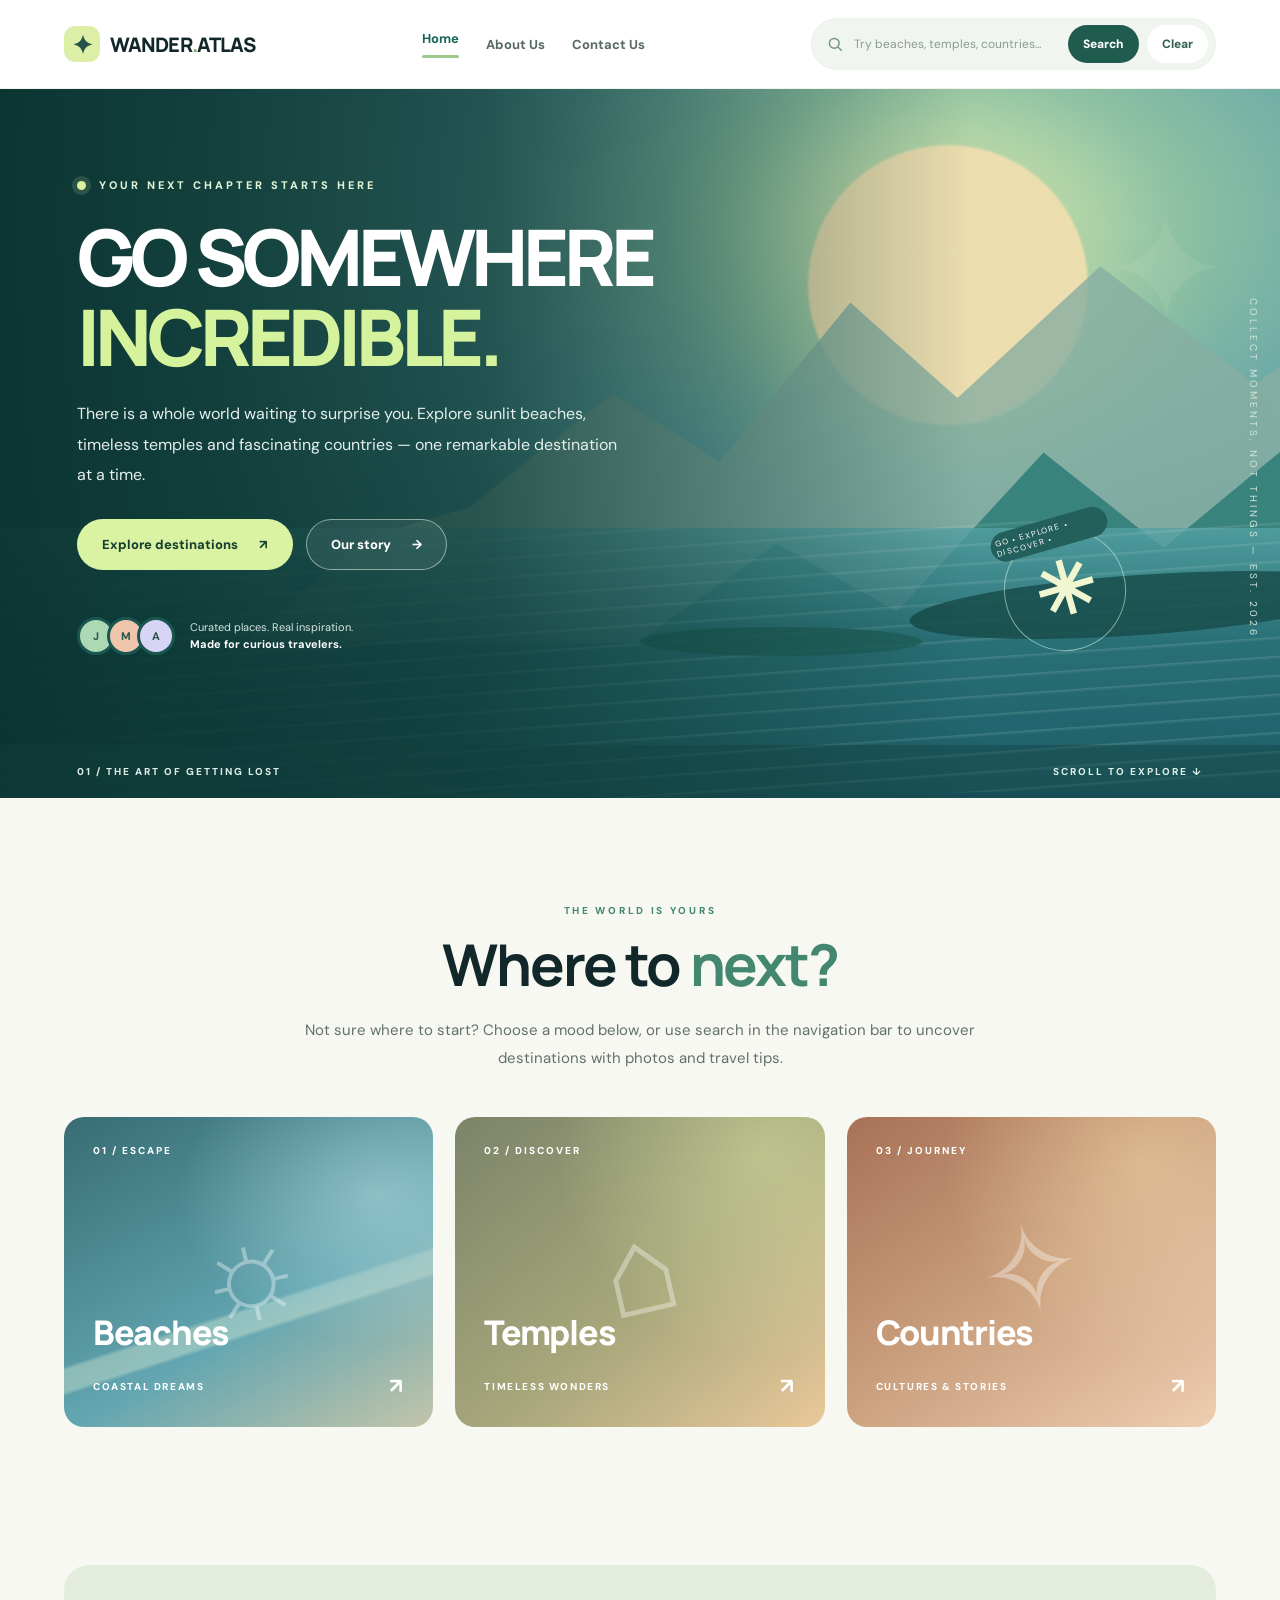
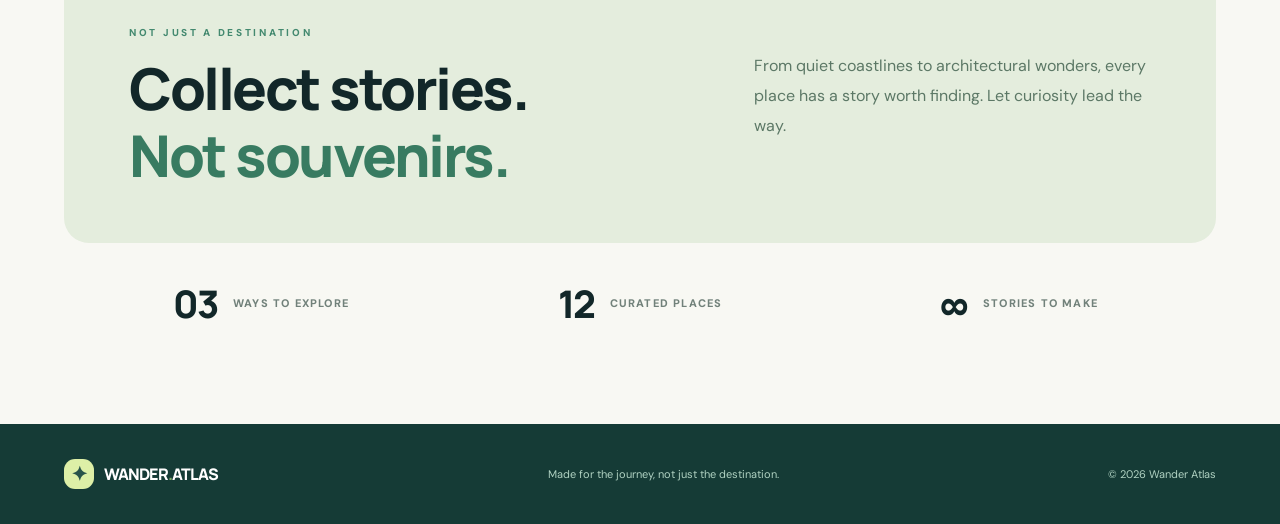
<file: index.html>
<!doctype html>
<html lang="en">
<head>
  <meta charset="utf-8">
  <meta name="viewport" content="width=device-width,initial-scale=1">
  <meta name="description" content="Wander Atlas - discover memorable beaches, temples and countries through a curated travel recommendation experience.">
  <title>Wander Atlas — Find your next extraordinary place</title>
  <link rel="stylesheet" href="travel_recommendation.css">
  <script src="travel_recommendation.js" defer></script>
</head>
<body data-page="home">
  <header class="site-header" id="top">
    <a class="brand" href="index.html" aria-label="Wander Atlas homepage"><span class="brand-icon" aria-hidden="true">✦</span><span>WANDER<span class="brand-dot">.</span>ATLAS</span></a>
    <nav class="main-nav" aria-label="Main navigation">
      <a class="nav-link active" href="index.html" aria-current="page">Home</a>
      <a class="nav-link" href="about_us.html">About Us</a>
      <a class="nav-link" href="contact_us.html">Contact Us</a>
    </nav>
    <form class="nav-search" id="search-form" role="search" autocomplete="off">
      <label class="sr-only" for="destination-search">Search for destinations</label>
      <svg aria-hidden="true" viewBox="0 0 24 24"><circle cx="11" cy="11" r="6.5"/><path d="m16 16 5 5"/></svg>
      <input id="destination-search" type="search" placeholder="Try beaches, temples, countries..." aria-controls="search-results" maxlength="80" required>
      <button class="search-button" type="submit">Search</button>
      <button class="clear-button" id="clear-search" type="button">Clear</button>
    </form>
  </header>

  <main>
    <section class="hero" aria-labelledby="hero-title">
      <div class="hero-visual" aria-hidden="true"><div class="hero-light"></div><div class="hero-sun"></div><div class="hero-mountain mountain-back"></div><div class="hero-mountain mountain-front"></div><div class="hero-water"></div><div class="hero-island island-one"></div><div class="hero-island island-two"></div><div class="hero-palms">✦</div></div>
      <div class="hero-inner">
        <div class="hero-copy">
          <div class="eyebrow"><span></span> YOUR NEXT CHAPTER STARTS HERE</div>
          <h1 id="hero-title">GO SOMEWHERE<br><em>INCREDIBLE.</em></h1>
          <p>There is a whole world waiting to surprise you. Explore sunlit beaches, timeless temples and fascinating countries — one remarkable destination at a time.</p>
          <div class="hero-actions"><a class="button button-primary" href="#discover">Explore destinations <span aria-hidden="true">↗</span></a><a class="button button-ghost" href="about_us.html">Our story <span aria-hidden="true">→</span></a></div>
          <div class="hero-proof"><div class="avatar-stack" aria-hidden="true"><b>J</b><b>M</b><b>A</b></div><span>Curated places. Real inspiration.<br><strong>Made for curious travelers.</strong></span></div>
        </div>
        <div class="hero-stamp" aria-hidden="true"><div class="stamp-ring">GO • EXPLORE • DISCOVER •</div><strong>✳</strong></div>
        <div class="hero-vertical" aria-hidden="true">COLLECT MOMENTS, NOT THINGS — EST. 2026</div>
      </div>
      <div class="hero-bottom"><span>01 / THE ART OF GETTING LOST</span><span>SCROLL TO EXPLORE <span aria-hidden="true">↓</span></span></div>
    </section>

    <section class="intro-section" id="discover" aria-labelledby="discover-title">
      <div class="section-intro"><span class="kicker">THE WORLD IS YOURS</span><h2 id="discover-title">Where to <span>next?</span></h2><p>Not sure where to start? Choose a mood below, or use search in the navigation bar to uncover destinations with photos and travel tips.</p></div>
      <div class="category-grid">
        <button class="category-card beaches" type="button" data-search="beaches"><span class="category-index">01 / ESCAPE</span><span class="category-symbol" aria-hidden="true">☼</span><span class="category-title">Beaches</span><span class="category-meta">COASTAL DREAMS <span aria-hidden="true">↗</span></span></button>
        <button class="category-card temples" type="button" data-search="temples"><span class="category-index">02 / DISCOVER</span><span class="category-symbol" aria-hidden="true">⌂</span><span class="category-title">Temples</span><span class="category-meta">TIMELESS WONDERS <span aria-hidden="true">↗</span></span></button>
        <button class="category-card countries" type="button" data-search="countries"><span class="category-index">03 / JOURNEY</span><span class="category-symbol" aria-hidden="true">✧</span><span class="category-title">Countries</span><span class="category-meta">CULTURES & STORIES <span aria-hidden="true">↗</span></span></button>
      </div>
    </section>

    <section class="results-section" id="results" aria-live="polite" aria-labelledby="results-heading" hidden>
      <div class="results-heading"><div><span class="kicker">HANDPICKED FOR YOU</span><h2 id="results-heading">Your <span>recommendations</span></h2><p id="results-description"></p></div><button id="close-results" class="results-dismiss" type="button">Close results <span aria-hidden="true">×</span></button></div>
      <div class="results-grid" id="search-results"></div>
    </section>

    <section class="highlight-section" aria-label="Why travel with Wander Atlas"><div class="highlight-line"><div><span class="kicker">NOT JUST A DESTINATION</span><h2>Collect stories.<br><i>Not souvenirs.</i></h2></div><p>From quiet coastlines to architectural wonders, every place has a story worth finding. Let curiosity lead the way.</p></div><div class="stat-line"><div><strong>03</strong><span>WAYS TO EXPLORE</span></div><div><strong>12</strong><span>CURATED PLACES</span></div><div><strong>∞</strong><span>STORIES TO MAKE</span></div></div></section>
  </main>
  <footer class="site-footer"><a class="brand footer-brand" href="index.html"><span class="brand-icon" aria-hidden="true">✦</span> WANDER<span class="brand-dot">.</span>ATLAS</a><span>Made for the journey, not just the destination.</span><span>© 2026 Wander Atlas</span></footer>
</body>
</html>
</file>
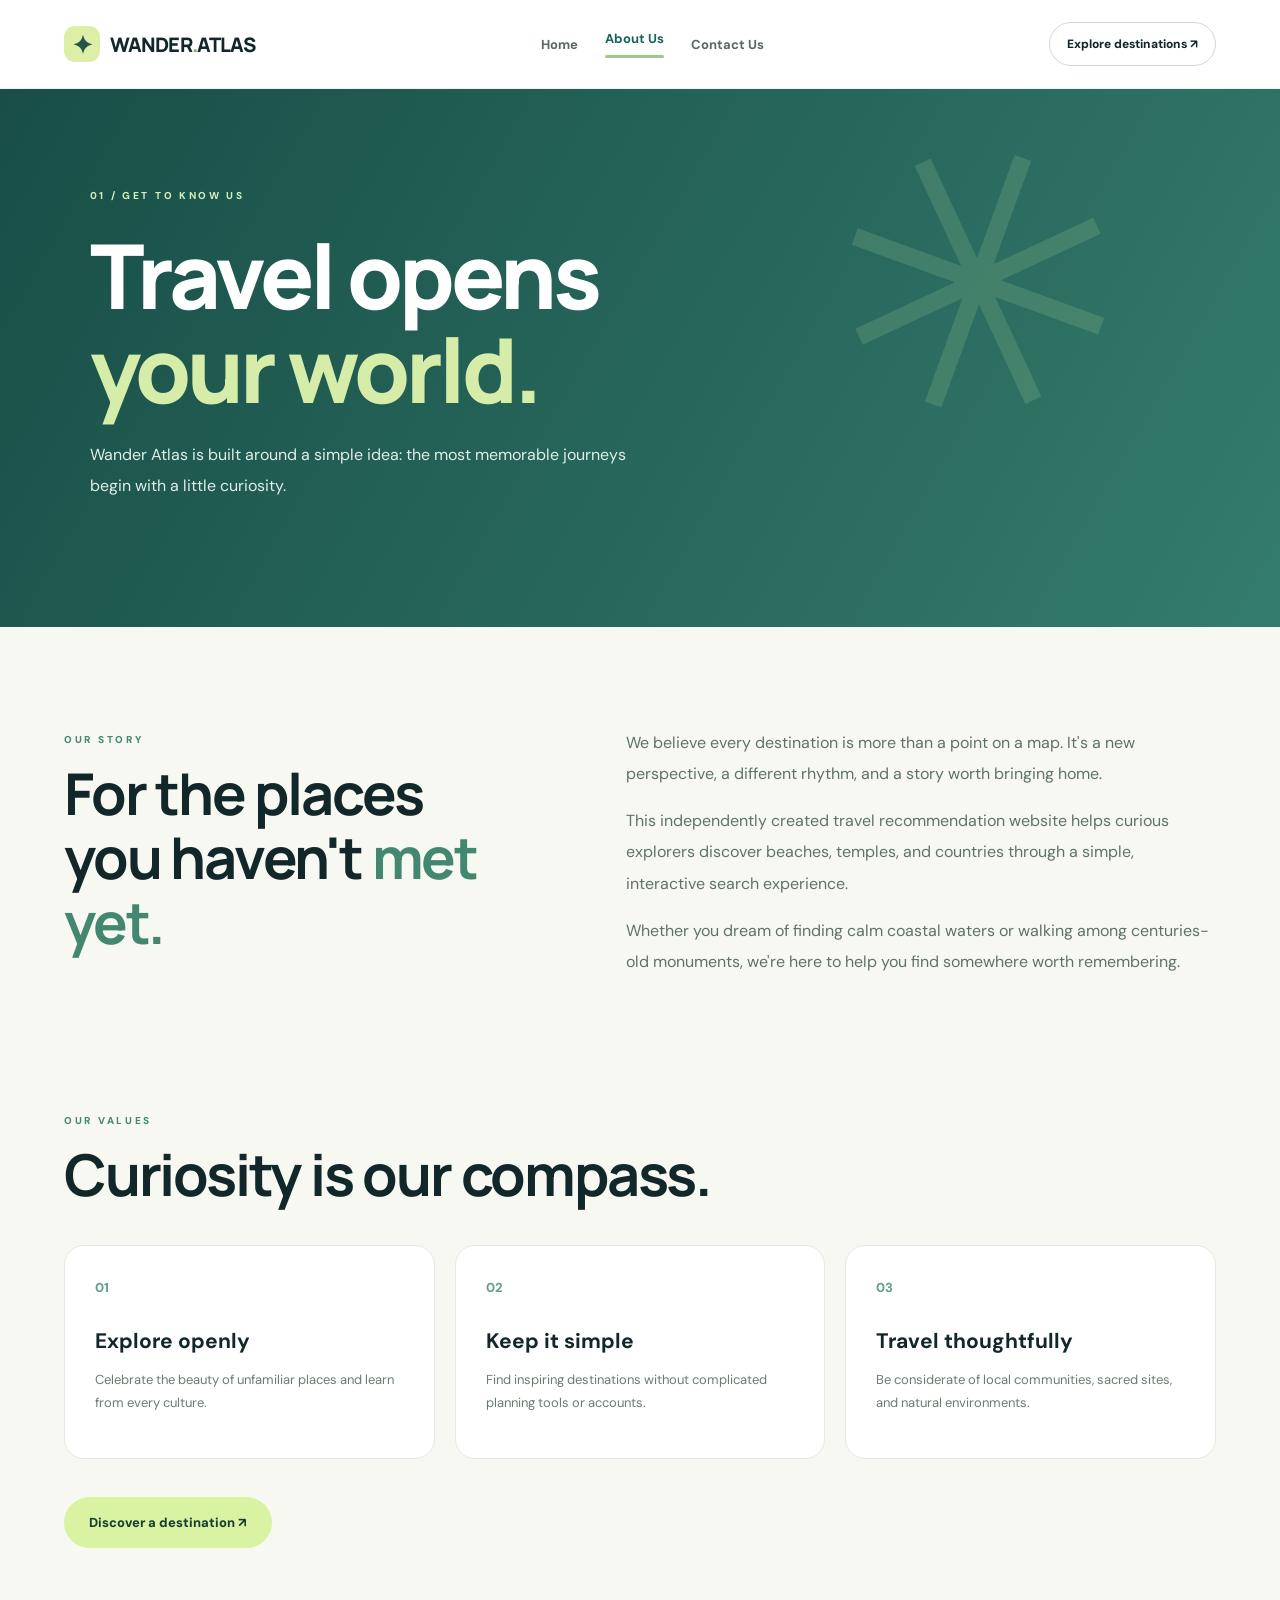
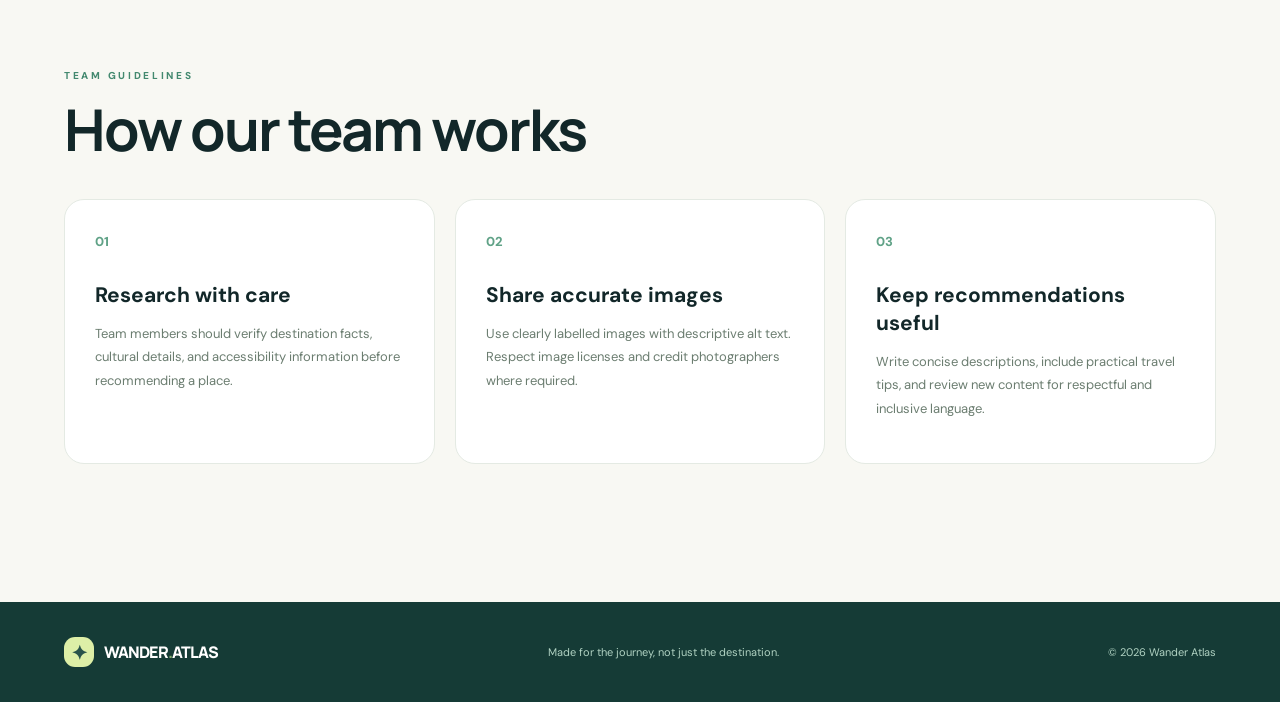
<file: about_us.html>
<!doctype html>
<html lang="en"><head><meta charset="utf-8"><meta name="viewport" content="width=device-width,initial-scale=1"><meta name="description" content="Meet Wander Atlas, an independent travel recommendation project."><title>About Us — Wander Atlas</title><link rel="stylesheet" href="travel_recommendation.css"><script src="travel_recommendation.js" defer></script></head>
<body data-page="about">
<header class="site-header"><a class="brand" href="index.html"><span class="brand-icon" aria-hidden="true">✦</span>WANDER<span class="brand-dot">.</span>ATLAS</a><nav class="main-nav" aria-label="Main navigation"><a class="nav-link" href="index.html">Home</a><a class="nav-link active" href="about_us.html" aria-current="page">About Us</a><a class="nav-link" href="contact_us.html">Contact Us</a></nav><a class="nav-cta" href="index.html#discover">Explore destinations ↗</a></header>
<main><section class="page-hero about-page"><span class="kicker">01 / GET TO KNOW US</span><h1>Travel opens<br><em>your world.</em></h1><p>Wander Atlas is built around a simple idea: the most memorable journeys begin with a little curiosity.</p><div class="page-hero-mark" aria-hidden="true">✳</div></section>
<section class="about-content"><div class="about-statement"><span class="kicker">OUR STORY</span><h2>For the places<br>you haven't <i>met yet.</i></h2></div><div class="about-prose"><p>We believe every destination is more than a point on a map. It's a new perspective, a different rhythm, and a story worth bringing home.</p><p>This independently created travel recommendation website helps curious explorers discover beaches, temples, and countries through a simple, interactive search experience.</p><p>Whether you dream of finding calm coastal waters or walking among centuries-old monuments, we're here to help you find somewhere worth remembering.</p></div></section>
<section class="values-section"><span class="kicker">OUR VALUES</span><h2>Curiosity is our compass.</h2><div class="values-grid"><article><span>01</span><h3>Explore openly</h3><p>Celebrate the beauty of unfamiliar places and learn from every culture.</p></article><article><span>02</span><h3>Keep it simple</h3><p>Find inspiring destinations without complicated planning tools or accounts.</p></article><article><span>03</span><h3>Travel thoughtfully</h3><p>Be considerate of local communities, sacred sites, and natural environments.</p></article></div><a class="button button-primary" href="index.html#discover">Discover a destination ↗</a></section><section class="values-section team-section" aria-labelledby="team-guidelines-title">
  <span class="kicker">TEAM GUIDELINES</span>
  <h2 id="team-guidelines-title">How our team works</h2>
  <div class="values-grid">
    <article><span>01</span><h3>Research with care</h3><p>Team members should verify destination facts, cultural details, and accessibility information before recommending a place.</p></article>
    <article><span>02</span><h3>Share accurate images</h3><p>Use clearly labelled images with descriptive alt text. Respect image licenses and credit photographers where required.</p></article>
    <article><span>03</span><h3>Keep recommendations useful</h3><p>Write concise descriptions, include practical travel tips, and review new content for respectful and inclusive language.</p></article>
  </div>
</section></main>
<footer class="site-footer"><a class="brand footer-brand" href="index.html"><span class="brand-icon" aria-hidden="true">✦</span> WANDER<span class="brand-dot">.</span>ATLAS</a><span>Made for the journey, not just the destination.</span><span>© 2026 Wander Atlas</span></footer></body></html>
</file>
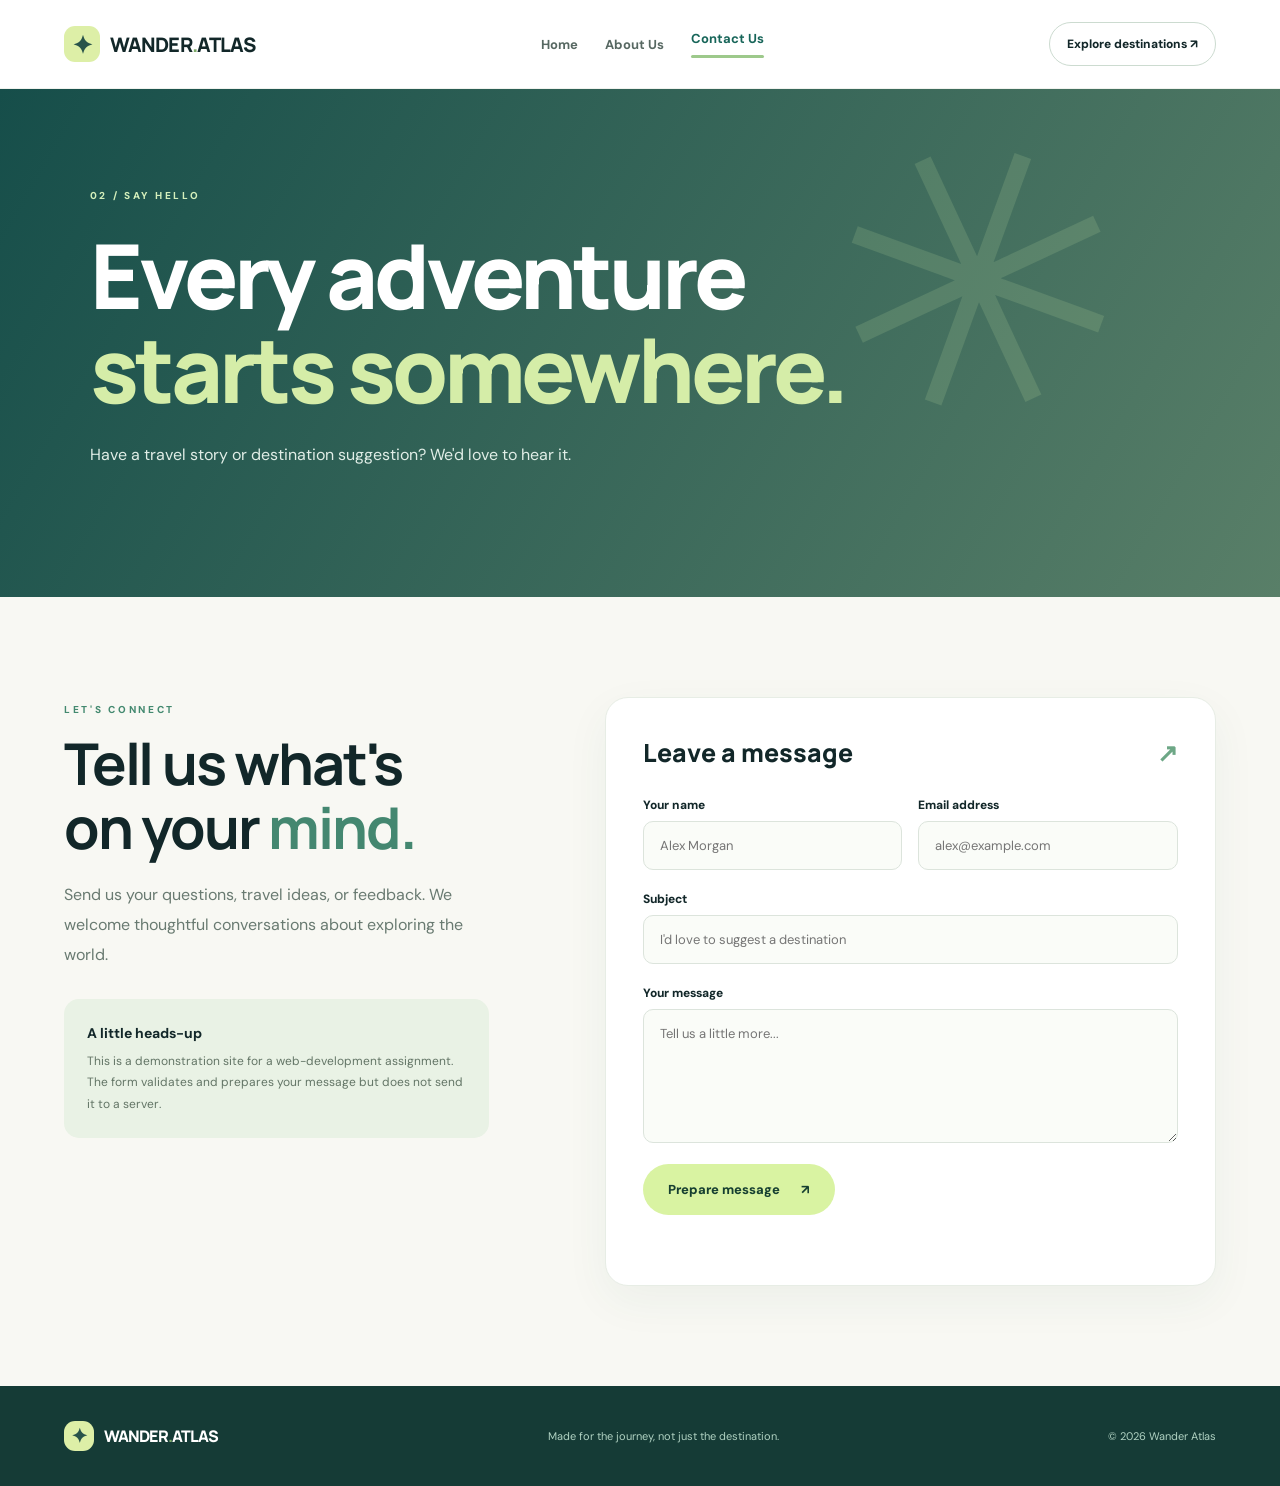
<file: contact_us.html>
<!doctype html>
<html lang="en"><head><meta charset="utf-8"><meta name="viewport" content="width=device-width,initial-scale=1"><meta name="description" content="Send a message to Wander Atlas."><title>Contact Us — Wander Atlas</title><link rel="stylesheet" href="travel_recommendation.css"><script src="travel_recommendation.js" defer></script></head>
<body data-page="contact"><header class="site-header"><a class="brand" href="index.html"><span class="brand-icon" aria-hidden="true">✦</span>WANDER<span class="brand-dot">.</span>ATLAS</a><nav class="main-nav" aria-label="Main navigation"><a class="nav-link" href="index.html">Home</a><a class="nav-link" href="about_us.html">About Us</a><a class="nav-link active" href="contact_us.html" aria-current="page">Contact Us</a></nav><a class="nav-cta" href="index.html#discover">Explore destinations ↗</a></header>
<main><section class="page-hero contact-page"><span class="kicker">02 / SAY HELLO</span><h1>Every adventure<br><em>starts somewhere.</em></h1><p>Have a travel story or destination suggestion? We'd love to hear it.</p><div class="page-hero-mark" aria-hidden="true">✳</div></section>
<section class="contact-grid"><div class="contact-info"><span class="kicker">LET'S CONNECT</span><h2>Tell us what's<br>on your <i>mind.</i></h2><p>Send us your questions, travel ideas, or feedback. We welcome thoughtful conversations about exploring the world.</p><div class="contact-note"><strong>A little heads-up</strong><p>This is a demonstration site for a web-development assignment. The form validates and prepares your message but does not send it to a server.</p></div></div><form id="contact-form" class="contact-form" novalidate><h3>Leave a message <span aria-hidden="true">↗</span></h3><div class="form-row"><div class="field"><label for="contact-name">Your name</label><input id="contact-name" name="name" placeholder="Alex Morgan" required minlength="2" maxlength="100"></div><div class="field"><label for="contact-email">Email address</label><input id="contact-email" name="email" type="email" placeholder="alex@example.com" required maxlength="200"></div></div><div class="field"><label for="contact-subject">Subject</label><input id="contact-subject" name="subject" placeholder="I'd love to suggest a destination" required maxlength="150"></div><div class="field"><label for="contact-message">Your message</label><textarea id="contact-message" name="message" placeholder="Tell us a little more..." required rows="6" minlength="10" maxlength="1500"></textarea></div><button class="button button-primary" type="submit">Prepare message <span aria-hidden="true">↗</span></button><p class="form-status" id="contact-status" role="status" aria-live="polite"></p></form></section></main><footer class="site-footer"><a class="brand footer-brand" href="index.html"><span class="brand-icon" aria-hidden="true">✦</span> WANDER<span class="brand-dot">.</span>ATLAS</a><span>Made for the journey, not just the destination.</span><span>© 2026 Wander Atlas</span></footer></body></html>
</file>
<file: travel_recommendation.css>
@import url('https://fonts.googleapis.com/css2?family=DM+Sans:wght@400;500;600;700;800&family=Manrope:wght@400;500;600;700;800&display=swap');
:root{--deep:#122729;--sage:#204c45;--sea:#236f70;--mint:#c5e8d4;--lime:#dbf1a1;--cream:#f8f8f3;--line:#e1e8df;--white:#fff;--muted:#62716b;--body:'DM Sans',Arial,sans-serif;--display:'Manrope',Arial,sans-serif}
*{box-sizing:border-box}html{scroll-behavior:smooth;scroll-padding-top:100px}body{margin:0;background:var(--cream);color:var(--deep);font-family:var(--body);-webkit-font-smoothing:antialiased}button,input,textarea{font:inherit}button{cursor:pointer}a{color:inherit;text-decoration:none}img{display:block;max-width:100%}h1,h2,h3,p{margin-top:0}.sr-only{position:absolute;width:1px;height:1px;padding:0;margin:-1px;overflow:hidden;clip:rect(0,0,0,0);white-space:nowrap;border:0}
.site-header{min-height:88px;background:#fff;display:flex;align-items:center;justify-content:space-between;gap:24px;padding:18px clamp(24px,5vw,90px);position:sticky;top:0;z-index:30;box-shadow:0 1px 0 #f0f2ed}.brand{font-size:20px;font-weight:800;letter-spacing:-.9px;display:inline-flex;align-items:center;white-space:nowrap;font-family:var(--display)}.brand-icon{background:#ddefa7;color:#28534a;height:36px;width:36px;border-radius:11px;display:grid;place-items:center;font-size:25px;margin-right:10px}.brand-dot{color:#7eac69}.main-nav{display:flex;align-items:center;gap:27px;margin:0 auto}.nav-link{font-size:13px;font-weight:700;color:#576862;white-space:nowrap;transition:.2s}.nav-link:hover,.nav-link.active{color:#176559}.nav-link.active:after{content:'';height:3px;display:block;background:#9dc98b;border-radius:2px;margin-top:8px}.nav-search{border-radius:100px;background:#f1f5f0;display:flex;align-items:center;gap:8px;padding:6px 7px 6px 14px;min-width:405px;border:1px solid #ebf0e8}.nav-search svg{height:18px;width:18px;fill:none;stroke:#779389;stroke-width:2;flex-shrink:0}.nav-search input{min-width:100px;flex:1;background:transparent;border:0;outline:0;font-size:12px;color:#163932}.nav-search input::placeholder{color:#8b9a92}.search-button,.clear-button{font-size:12px;font-weight:800;padding:11px 15px;border-radius:40px;border:0}.search-button{background:#205c4e;color:#fff}.search-button:hover{background:#173f36}.clear-button{color:#376054;background:#fff}.clear-button:hover{background:#e7eee9}.nav-cta{font-weight:800;font-size:12px;border:1px solid #ccdbd0;padding:13px 17px;border-radius:100px;white-space:nowrap}.nav-cta:hover{background:#e7f3e7}
.hero{background:#154b48;min-height:665px;position:relative;overflow:hidden;color:#fff}.hero-visual,.hero-visual>*{position:absolute}.hero-visual{inset:0;pointer-events:none;background:radial-gradient(ellipse at 74% 18%,#d6f1b4 0%,#96ccac 17%,#6bacb1 36%,#367a82 64%,#174e4e 100%)}.hero-light{inset:0;background:linear-gradient(90deg,rgba(10,50,46,.94),rgba(13,57,51,.76) 38%,rgba(20,62,59,.08) 76%);z-index:5}.hero-sun{width:280px;height:280px;right:15%;top:8%;border-radius:50%;background:#ffebb9;box-shadow:0 0 110px 40px #d7e9b27e;filter:blur(1px)}.hero-mountain{height:64%;bottom:25%;width:93%;right:-12%;clip-path:polygon(0 100%,10% 77%,19% 70%,31% 45%,40% 60%,51% 25%,60% 46%,72% 17%,85% 43%,100% 15%,100% 100%)}.mountain-back{background:#91b8aa;opacity:.8;transform:translateY(5%)}.mountain-front{background:#3c8983;transform:translateY(38%) scaleX(1.12);right:-27%}.hero-water{bottom:0;left:0;right:0;height:38%;background:linear-gradient(180deg,#5aabb0,#276e7a 42%,#155364);opacity:.78}.hero-water:after{content:'';position:absolute;inset:0;background:repeating-linear-gradient(177deg,transparent 0,transparent 15px,#d5eee436 16px,#d5eee400 19px);transform:skewY(-1deg)}.hero-island{background:#164b49;border-radius:50%;bottom:23%;height:60px;width:36%;opacity:.8}.island-one{right:-7%;transform:rotate(-4deg)}.island-two{right:28%;bottom:20%;height:29px;width:22%;background:#20625c}.hero-palms{font-size:150px;right:4%;top:12%;color:#f3f4ce17;z-index:6}.hero-inner{max-width:1530px;margin:auto;min-height:610px;padding:90px clamp(24px,6vw,110px) 90px;display:flex;align-items:center;position:relative;z-index:10}.hero-copy{max-width:780px}.eyebrow{font-size:11px;font-weight:800;letter-spacing:3px;display:flex;gap:13px;align-items:center;color:#e0f4d8}.eyebrow span{width:9px;height:9px;border-radius:50%;background:var(--lime);box-shadow:0 0 0 5px #e2f4b322}.hero h1{font-family:var(--display);font-size:clamp(54px,6.1vw,101px);line-height:1.02;letter-spacing:-5px;font-weight:800;margin:25px 0 23px}.hero h1 em{font-style:normal;color:#d5f39c}.hero-copy>p{color:#e5efeb;font-size:16px;line-height:1.9;max-width:540px}.hero-actions{display:flex;gap:13px;flex-wrap:wrap;margin:29px 0 47px}.button{display:inline-flex;align-items:center;justify-content:center;gap:21px;padding:16px 24px;border-radius:100px;font-weight:800;font-size:13px;border:1px solid transparent;transition:transform .18s,background .18s}.button:hover{transform:translateY(-2px)}.button-primary{background:#d9f3a2;color:#163f31}.button-primary:hover{background:#effdbf}.button-ghost{border-color:#e6f2e88a;color:#fff;background:#ffffff12}.button-ghost:hover{background:#ffffff24}.hero-proof{display:flex;gap:15px;align-items:center;font-size:11px;color:#d6e5e0;line-height:1.6}.hero-proof strong{color:#fff}.avatar-stack{display:flex;padding-left:8px}.avatar-stack b{height:38px;width:38px;display:grid;place-items:center;border-radius:50%;background:#acd8b4;border:3px solid #195750;margin-left:-8px;color:#245448}.avatar-stack b:nth-child(2){background:#efc6ab}.avatar-stack b:nth-child(3){background:#d8d4f5}.hero-stamp{position:absolute;right:12%;bottom:94px;border:1px solid #e4f9e286;border-radius:50%;width:122px;height:122px;display:grid;place-items:center;transform:rotate(-16deg)}.hero-stamp strong{font-size:72px;color:#f0f6d0}.stamp-ring{position:absolute;top:-13px;background:#235f5b;border-radius:40px;padding:5px;font-size:8px;letter-spacing:1.3px}.hero-vertical{position:absolute;right:20px;top:32%;writing-mode:vertical-rl;font-size:10px;letter-spacing:3px;color:#d1e8da}.hero-bottom{padding:20px clamp(24px,6vw,110px);position:relative;z-index:10;background:#133f3d66;display:flex;justify-content:space-between;font-size:10px;font-weight:800;letter-spacing:2px;color:#deede5}
.intro-section,.results-section,.highlight-section,.about-content,.values-section,.contact-grid{max-width:1320px;margin:0 auto;padding:100px clamp(24px,5vw,72px)}.section-intro{text-align:center;max-width:750px;margin:0 auto 45px}.kicker{color:#43896f;letter-spacing:2.7px;font-weight:800;font-size:10px}.section-intro h2,.results-heading h2,.about-statement h2,.values-section h2,.contact-info h2{font-family:var(--display);font-size:clamp(35px,4.5vw,60px);letter-spacing:-2.2px;line-height:1.12;margin:13px 0 20px}.section-intro h2 span,.results-heading h2 span,.about-statement h2 i,.contact-info h2 i{color:#448770;font-style:normal}.section-intro p{color:var(--muted);line-height:1.85;font-size:15px}.category-grid{display:grid;grid-template-columns:repeat(3,minmax(0,1fr));gap:22px}.category-card{border:0;min-height:310px;border-radius:20px;padding:27px 29px;text-align:left;display:flex;align-items:flex-start;flex-direction:column;overflow:hidden;position:relative;color:#fff;isolation:isolate;transition:transform .22s,box-shadow .22s}.category-card:hover,.category-card:focus-visible{transform:translateY(-6px);box-shadow:0 18px 35px #21493f25}.category-card:after{content:'';inset:0;position:absolute;z-index:-1;opacity:.8;mix-blend-mode:soft-light}.category-card.beaches{background:linear-gradient(150deg,#376c72 0%,#63a6b1 60%,#f3d4a6 120%)}.beaches:after{background:radial-gradient(ellipse at 85% 25%,#fff 0%,transparent 45%),linear-gradient(162deg,transparent 58%,#fff4c5 59%,#fff4c5 64%,transparent 65%)}.category-card.temples{background:linear-gradient(140deg,#7b8469,#a7a77b 55%,#e9c89a)}.temples:after{background:radial-gradient(circle at 83% 12%,#eaf9bb,transparent 50%)}.category-card.countries{background:linear-gradient(145deg,#a87156,#ca9f7d,#eecdb0)}.countries:after{background:radial-gradient(circle at 80% 15%,#fff1c7,transparent 50%)}.category-index{letter-spacing:2px;font-size:10px;font-weight:800}.category-symbol{margin:auto auto 0;align-self:flex-end;font-size:125px;line-height:1;color:#fff9;opacity:.6;transform:rotate(-13deg)}.category-title{font:800 34px var(--display);letter-spacing:-1.3px;margin-top:-24px}.category-meta{display:flex;justify-content:space-between;width:100%;font-size:10px;font-weight:800;letter-spacing:1.6px;align-items:center;margin-top:17px}.category-meta span{font-size:21px}
.results-section{padding-top:20px}.results-section[hidden]{display:none}.results-heading{display:flex;justify-content:space-between;align-items:end;gap:20px;margin-bottom:25px}.results-heading p{font-size:14px;color:var(--muted);margin-bottom:0}.results-dismiss{background:transparent;border:1px solid #cbdad0;border-radius:40px;color:#28594b;padding:12px 17px;font-weight:750;white-space:nowrap}.results-grid{display:grid;grid-template-columns:repeat(2,minmax(0,1fr));gap:22px}.result-card{background:#fff;border:1px solid #e8ece7;border-radius:19px;overflow:hidden;box-shadow:0 12px 35px #1c49330e}.result-media{height:250px;background:#dbe9de;overflow:hidden;position:relative}.result-media img{width:100%;height:100%;object-fit:cover;transition:transform .45s}.result-card:hover .result-media img{transform:scale(1.05)}.result-type{position:absolute;top:16px;left:16px;background:#f5f9f2e8;color:#315e50;font-size:10px;letter-spacing:1px;font-weight:850;padding:8px 11px;border-radius:80px;text-transform:uppercase}.result-content{padding:25px 28px}.result-content h3{font-family:var(--display);font-size:24px;letter-spacing:-.9px;margin:5px 0 9px}.result-content p{font-size:13px;line-height:1.85;color:#697971;min-height:52px}.result-location{font-weight:800;font-size:11px;letter-spacing:1px;color:#458c73;text-transform:uppercase}.result-tips{font-size:12px;color:#446454;background:#f1f7ee;border-radius:10px;padding:12px 14px;line-height:1.6}.empty-results{grid-column:1/-1;padding:52px;border:1px dashed #bdcfc3;text-align:center;background:#fff;border-radius:20px}.empty-results h3{margin:0 0 8px}.empty-results p{color:var(--muted)}
.highlight-section{padding-top:38px;padding-bottom:95px}.highlight-line{background:#e4eddd;display:grid;grid-template-columns:1.2fr .8fr;align-items:center;gap:30px;border-radius:25px;padding:55px 65px}.highlight-line h2{font:800 clamp(38px,4.5vw,64px)/1.15 var(--display);letter-spacing:-2.5px;margin:14px 0 0}.highlight-line h2 i{color:#387b61;font-style:normal}.highlight-line p{color:#5c7866;font-size:16px;line-height:1.9}.stat-line{display:grid;grid-template-columns:repeat(3,1fr);gap:25px;padding:34px 20px 0}.stat-line>div{display:flex;align-items:center;gap:16px;justify-content:center}.stat-line strong{font:800 38px var(--display);letter-spacing:-2px}.stat-line span{font-size:11px;font-weight:800;letter-spacing:1.2px;color:#71817a}
.page-hero{overflow:hidden;position:relative;background:linear-gradient(120deg,#184e47,#347c6c);color:#fff;padding:95px clamp(24px,7vw,115px) 110px}.page-hero .kicker{color:#d4efbb}.page-hero h1{font:800 clamp(49px,7vw,95px)/1.05 var(--display);letter-spacing:-4px;margin:24px 0}.page-hero h1 em{color:#d5eda8;font-style:normal}.page-hero>p{max-width:540px;font-size:16px;line-height:1.9;color:#e1eee7}.page-hero-mark{position:absolute;font-size:360px;right:12%;top:4%;color:#d2efab24;line-height:1;transform:rotate(20deg)}.contact-page{background:linear-gradient(120deg,#164e4a,#597f68)}.about-content{display:grid;grid-template-columns:.9fr 1.1fr;gap:80px}.about-prose p{font-size:16px;line-height:1.95;color:#5f7269}.values-section{padding-top:15px}.values-grid{display:grid;grid-template-columns:repeat(3,1fr);gap:20px;margin:38px 0}.values-grid article{padding:30px;border-radius:20px;background:#fff;border:1px solid #e4eae3}.values-grid article span{color:#60a287;font-weight:800;font-size:13px}.values-grid article h3{font-size:21px;margin:30px 0 13px}.values-grid article p{line-height:1.8;color:#6b7d70;font-size:13px}.contact-grid{display:grid;grid-template-columns:.87fr 1.13fr;gap:70px}.contact-info>p{color:#697a71;line-height:1.9;max-width:430px}.contact-note{background:#e9f2e5;padding:23px;border-radius:15px;max-width:425px;margin-top:28px}.contact-note strong{font-size:14px}.contact-note p{font-size:12px;line-height:1.8;color:#637566;margin:8px 0 0}.contact-form{background:#fff;padding:37px;border:1px solid #e7ede5;border-radius:23px;box-shadow:0 15px 45px #2357440e}.contact-form h3{font:800 25px var(--display);display:flex;justify-content:space-between;margin-bottom:27px}.contact-form h3 span{color:#6da786}.field{display:flex;flex-direction:column;gap:8px;margin-bottom:21px}.field label{font-size:12px;font-weight:800}.field input,.field textarea{padding:15px 16px;border:1px solid #dce4dc;background:#fafcf8;border-radius:10px;color:#263d33;outline:0;font-size:13px;width:100%}.field input:focus,.field textarea:focus{border-color:#5ea48d;box-shadow:0 0 0 3px #b5e3ca70}.field textarea{resize:vertical}.form-row{display:grid;grid-template-columns:repeat(2,1fr);gap:16px}.form-status{font-size:12px;line-height:1.7;color:#2f7859;margin:16px 0 0;min-height:17px}
.site-footer{padding:35px clamp(24px,5vw,90px);background:#153b36;color:#b0d2c2;display:flex;align-items:center;justify-content:space-between;gap:20px;font-size:11px}.footer-brand{font-size:16px;color:#fff}.footer-brand .brand-icon{height:30px;width:30px;font-size:20px}
@media(max-width:1200px){.site-header{gap:12px}.nav-search{min-width:320px}.main-nav{gap:15px}.brand{font-size:16px}.hero h1{letter-spacing:-3px}}
@media(max-width:900px){.site-header{flex-wrap:wrap}.main-nav{margin:0 auto}.nav-search{order:3;width:100%;min-width:0}.hero{min-height:600px}.hero-inner{padding-top:70px}.hero-stamp,.hero-vertical{display:none}.category-grid{gap:13px}.category-card{min-height:280px}.contact-grid{gap:25px}.highlight-line{padding:45px}}
@media(max-width:680px){.site-header{padding:15px 19px;justify-content:center}.brand{margin-right:auto}.main-nav{order:2;width:100%;justify-content:space-around;padding:6px 0}.nav-search{order:3}.nav-cta{display:none}.hero{min-height:620px}.hero-inner{min-height:570px;padding:75px 24px}.hero h1{font-size:clamp(47px,11vw,72px);letter-spacing:-2.7px}.hero-copy>p{font-size:14px}.hero-bottom{font-size:9px;gap:15px;line-height:1.5}.intro-section,.results-section,.highlight-section,.about-content,.values-section,.contact-grid{padding:70px 22px}.category-grid,.results-grid,.values-grid,.about-content,.contact-grid,.highlight-line{grid-template-columns:1fr}.category-card{min-height:220px}.category-symbol{font-size:100px}.results-heading{align-items:start;flex-direction:column}.result-media{height:230px}.highlight-section{padding-top:0}.highlight-line{padding:33px 28px}.stat-line{gap:8px}.stat-line>div{flex-direction:column;gap:3px;text-align:center}.stat-line strong{font-size:30px}.stat-line span{font-size:9px}.page-hero{padding:72px 24px 82px}.page-hero h1{letter-spacing:-2.4px}.page-hero-mark{font-size:200px;right:-40px;top:80px}.contact-grid{gap:28px}.contact-form{padding:24px}.form-row{grid-template-columns:1fr;gap:0}.site-footer{flex-direction:column;align-items:start}.footer-brand{margin-right:0}}
@media(prefers-reduced-motion:reduce){html{scroll-behavior:auto}*,*:before,*:after{transition:none!important}}
</file>
